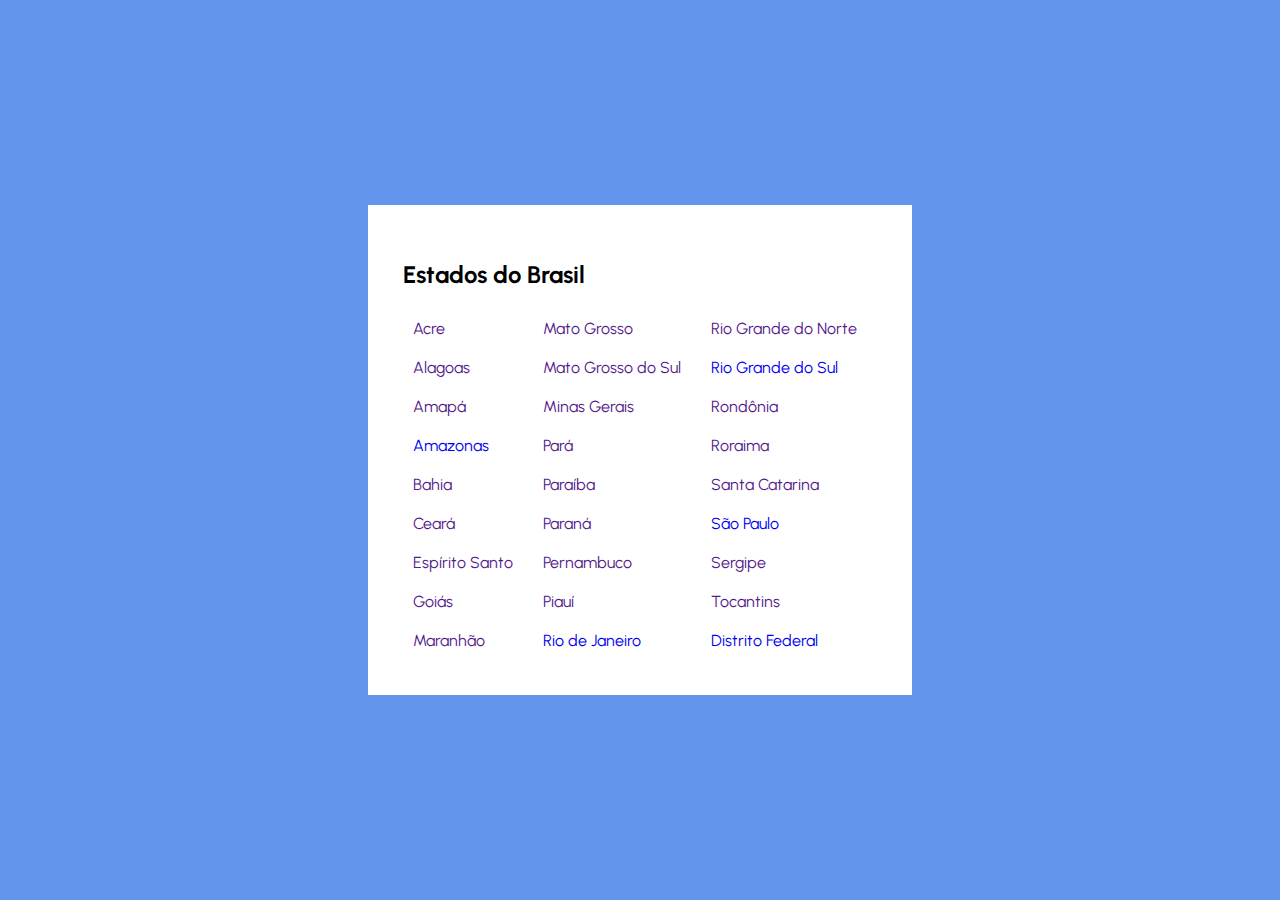
<file: index.html>
<html>

    <head>
        <title> Estados do Brasil </title>
        <meta charset="utf-8">
        <link rel="stylesheet" href="css/estilo_01.css">
    </head>

    <body>
        <div class="main">
            
            <div class="container">
                
                <div class="c-box">
                    <h2> Estados do Brasil </h2>
                </div>
                
                <div class="c-box">
                    <div class="box">
                        <ul>
                            <li> <a href=""> Acre </a> </li>
                            <li> <a href=""> Alagoas </a> </li>
                            <li> <a href=""> Amapá </a> </li>
                            <li> <a href="page_am.html"> Amazonas </a> </li>
                            <li> <a href=""> Bahia </a> </li>
                            <li> <a href=""> Ceará </a> </li>
                            <li> <a href=""> Espírito Santo </a> </li>
                            <li> <a href=""> Goiás </a> </li>
                            <li> <a href=""> Maranhão </a> </li>
                        </ul>
                    </div>
    
                    <div class="box">
                        <ul>
                            <li> <a href=""> Mato Grosso </a> </li>
                            <li> <a href=""> Mato Grosso do Sul </a> </li>
                            <li> <a href=""> Minas Gerais </a> </li>
                            <li> <a href=""> Pará </a> </li>
                            <li> <a href=""> Paraíba </a> </li>
                            <li> <a href=""> Paraná </a> </li>
                            <li> <a href=""> Pernambuco </a> </li>
                            <li> <a href=""> Piauí </a> </li>
                            <li> <a href="page_rj.html"> Rio de Janeiro </a> </li>
                        </ul>
                    </div>
    
                    <div class="box">
                        <ul>
                            <li> <a href=""> Rio Grande do Norte </a> </li>
                            <li> <a href="page_rs.html"> Rio Grande do Sul </a> </li>
                            <li> <a href=""> Rondônia </a> </li>
                            <li> <a href=""> Roraima </a> </li>
                            <li> <a href=""> Santa Catarina </a> </li>
                            <li> <a href="page_sp.html"> São Paulo </a> </li>
                            <li> <a href=""> Sergipe </a> </li>
                            <li> <a href=""> Tocantins </a> </li>
                            <li> <a href="page_df.html"> Distrito Federal </a> </li>
                        </ul>
                    </div>
                </div>
                
            </div>
        </div>
    </body>

</html>
</file>
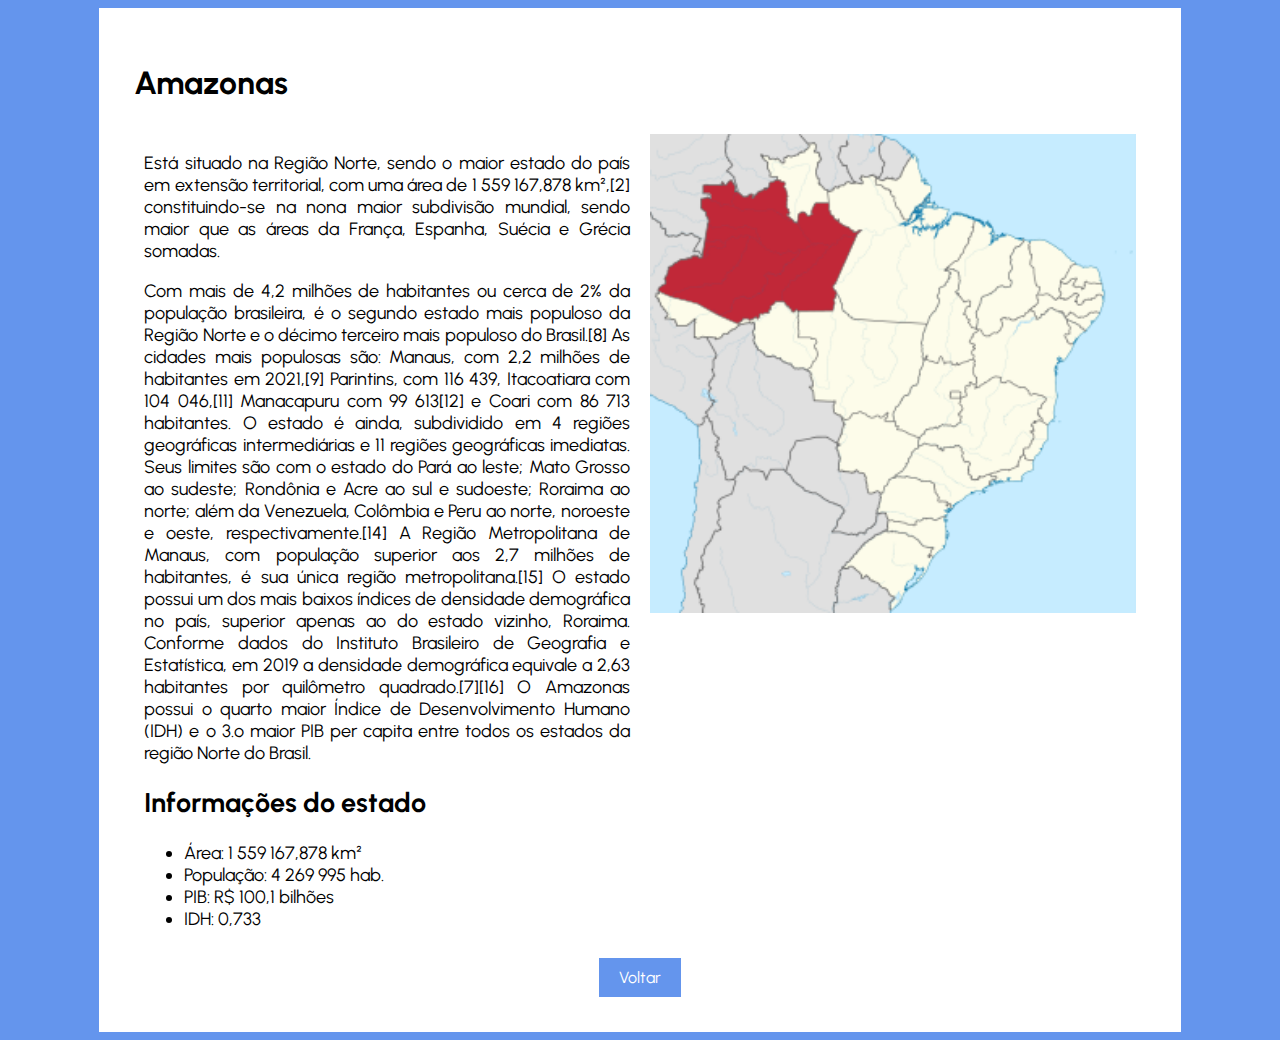
<file: page_am.html>
<html>

    <head>
        <title>Amazonas</title>
        <meta charset="utf-8">
        <link rel="stylesheet" href="css/estilo_02.css">
    </head>

    <body>
        <div class="container">
            <div class="c-box">
                <h1> Amazonas </h1>
            </div>

            <div class="c-box">
                <div class="box">
                    <p>
                        Está situado na Região Norte, sendo o maior estado do país em 
                        extensão territorial, com uma área de 1 559 167,878 km²,[2] 
                        constituindo-se na nona maior subdivisão mundial, sendo maior 
                        que as áreas da França, Espanha, Suécia e Grécia somadas.
                    </p>

                    <p>
                        Com mais de 4,2 milhões de habitantes ou cerca de 2% da população 
                        brasileira, é o segundo estado mais populoso da Região Norte e o 
                        décimo terceiro mais populoso do Brasil.[8] As cidades mais populosas 
                        são: Manaus, com 2,2 milhões de habitantes em 2021,[9] Parintins, com 116 439,
                        Itacoatiara com 104 046,[11] Manacapuru com 99 613[12] e Coari com 86 713 habitantes.
                        O estado é ainda, subdividido em 4 regiões geográficas intermediárias e 11 regiões 
                        geográficas imediatas. Seus limites são com o estado do Pará ao leste; Mato Grosso ao sudeste; 
                        Rondônia e Acre ao sul e sudoeste; Roraima ao norte; além da Venezuela, Colômbia e Peru ao norte, 
                        noroeste e oeste, respectivamente.[14] A Região Metropolitana de Manaus, com população superior 
                        aos 2,7 milhões de habitantes, é sua única região metropolitana.[15] O estado possui um dos mais 
                        baixos índices de densidade demográfica no país, superior apenas ao do estado vizinho, Roraima. 
                        Conforme dados do Instituto Brasileiro de Geografia e Estatística, em 2019 a densidade demográfica 
                        equivale a 2,63 habitantes por quilômetro quadrado.[7][16] O Amazonas possui o quarto maior Índice 
                        de Desenvolvimento Humano (IDH) e o 3.º maior PIB per capita entre todos os estados da região Norte do Brasil.
                    </p>

                    <h2> Informações do estado </h2>

                    <ul>
                        <li>Área: 1 559 167,878 km²</li>
                        <li>População: 4 269 995 hab.</li>
                        <li>PIB: R$ 100,1 bilhões </li>
                        <li>IDH: 0,733</li>
                    </ul>
                </div>

                <div class="box">
                    <img src="img/mapa_am.png" width="100%">
                </div>
            </div>

            <div class="c-box">
                <a class="btt_voltar" href="index.html"> Voltar </a>
            </div>
        </div>
    </body>

</html>
</file>
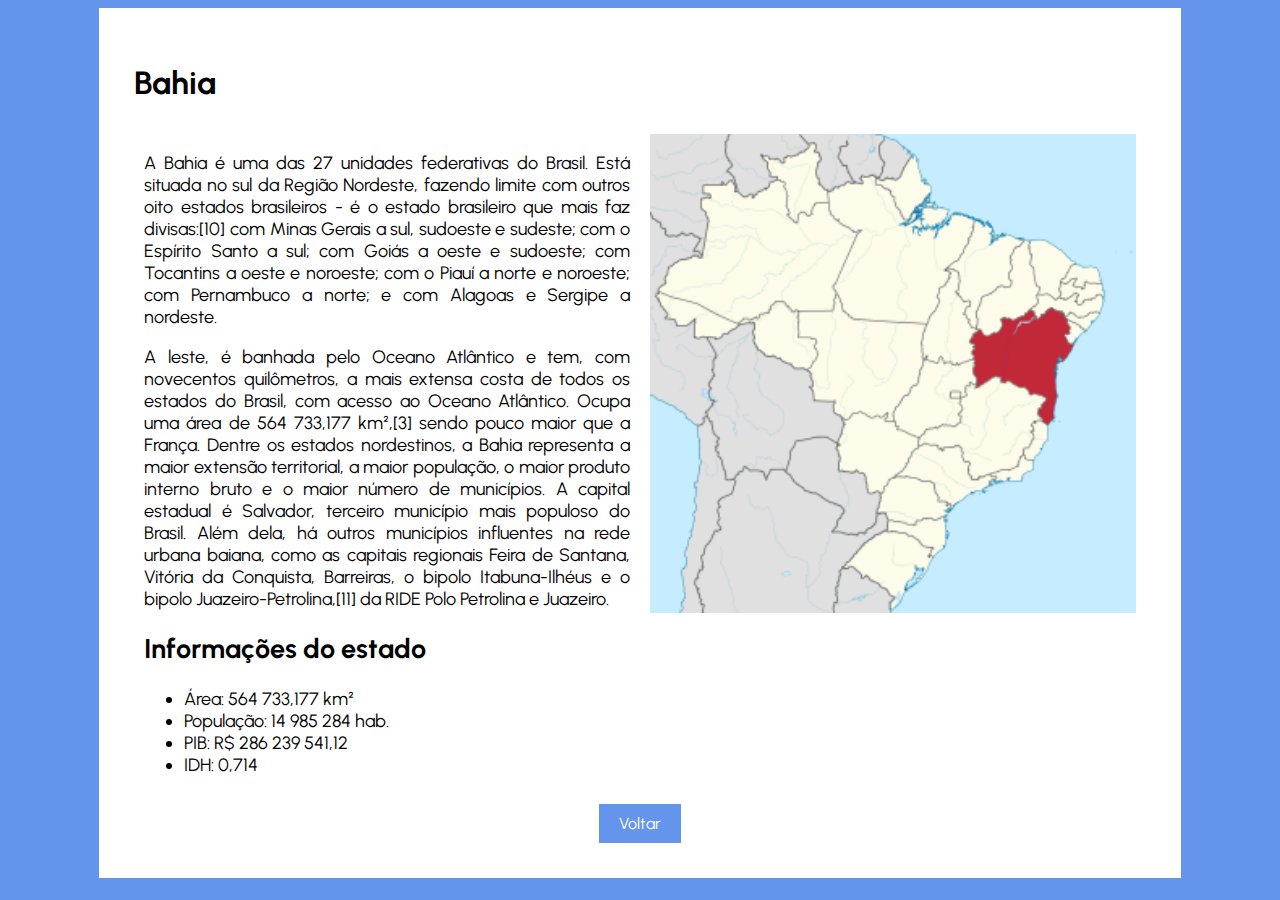
<file: page_ba.html>
<html>

    <head>
        <title>Bahia</title>
        <meta charset="utf-8">
        <link rel="stylesheet" href="css/estilo_02.css">
    </head>

    <body>
        <div class="container">
            <div class="c-box">
                <h1> Bahia </h1>
            </div>

            <div class="c-box">
                <div class="box">
                    <p>
                        A Bahia é uma das 27 unidades federativas do Brasil.
                        Está situada no sul da Região Nordeste, fazendo limite
                        com outros oito estados brasileiros - é o estado brasileiro
                        que mais faz divisas:[10] com Minas Gerais a sul, sudoeste
                        e sudeste; com o Espírito Santo a sul; com Goiás a oeste e
                        sudoeste; com Tocantins a oeste e noroeste; com o Piauí a
                        norte e noroeste; com Pernambuco a norte; e com Alagoas e
                        Sergipe a nordeste.
                    </p>

                    <p>
                        A leste, é banhada pelo Oceano Atlântico e tem, com novecentos
                        quilômetros, a mais extensa costa de todos os estados do Brasil,
                        com acesso ao Oceano Atlântico. Ocupa uma área de 564 733,177 km²,[3]
                        sendo pouco maior que a França. Dentre os estados nordestinos, a Bahia
                        representa a maior extensão territorial, a maior população, o maior
                        produto interno bruto e o maior número de municípios. A capital estadual
                        é Salvador, terceiro município mais populoso do Brasil. Além dela, há
                        outros municípios influentes na rede urbana baiana, como as capitais
                        regionais Feira de Santana, Vitória da Conquista, Barreiras, o bipolo
                        Itabuna-Ilhéus e o bipolo Juazeiro-Petrolina,[11] da RIDE Polo Petrolina e Juazeiro.
                    </p>

                    <h2> Informações do estado </h2>

                    <ul>
                        <li>Área: 564 733,177 km²</li>
                        <li>População: 14 985 284 hab.</li>
                        <li>PIB: R$ 286 239 541,12 </li>
                        <li>IDH: 0,714</li>
                    </ul>
                </div>

                <div class="box">
                    <img src="img/mapa_ba.png" width="100%">
                </div>
            </div>

            <div class="c-box">
                <a class="btt_voltar" href="index.html"> Voltar </a>
            </div>
        </div>
    </body>

</html>
</file>
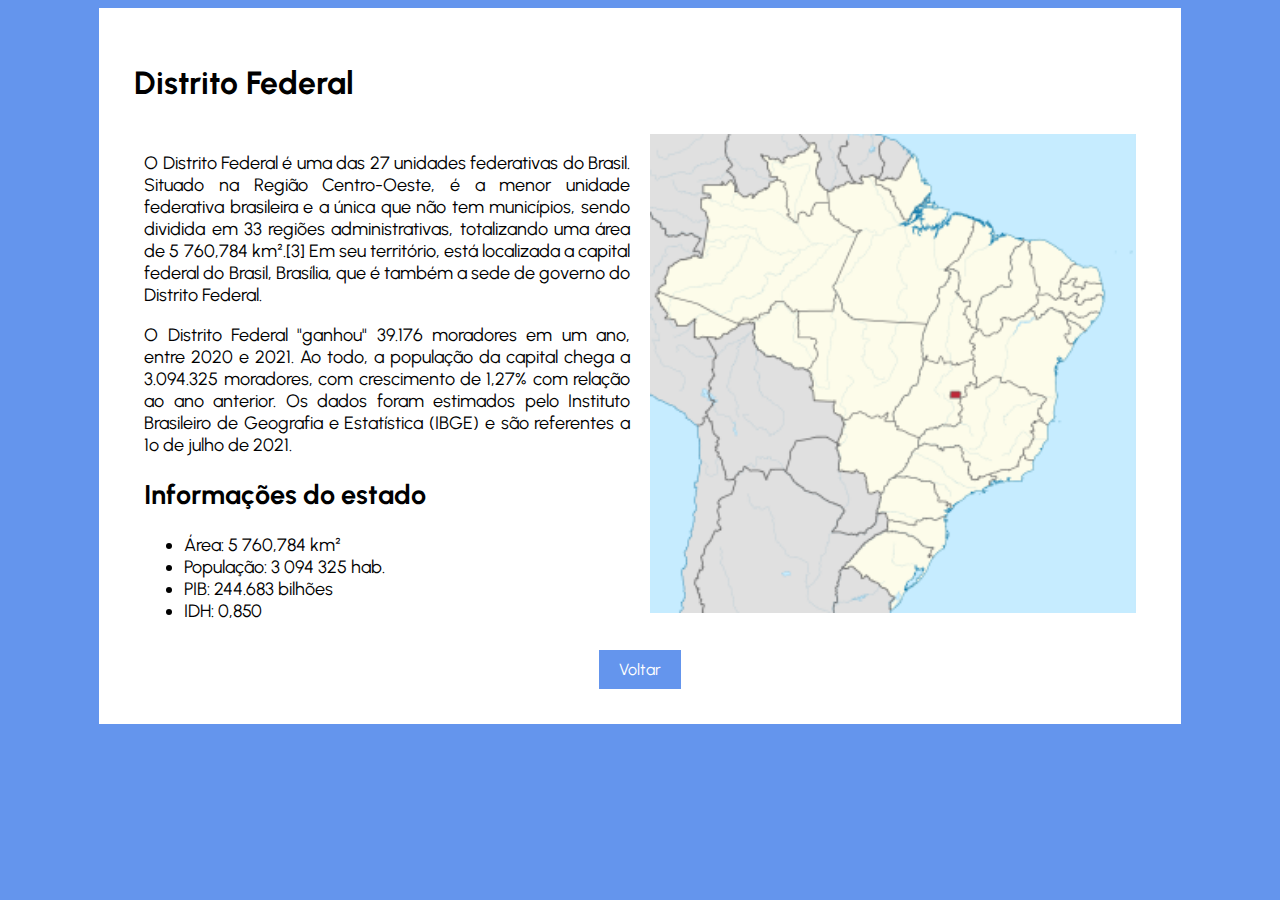
<file: page_df.html>
<html>

    <head>
        <title>Distrito Federal</title>
        <meta charset="utf-8">
        <link rel="stylesheet" href="css/estilo_02.css">
    </head>

    <body>
        <div class="container">
            <div class="c-box">
                <h1> Distrito Federal </h1>
            </div>

            <div class="c-box">
                <div class="box">
                    <p>
                        O Distrito Federal é uma das 27 unidades federativas do Brasil. Situado na Região
                         Centro-Oeste, é a menor unidade federativa brasileira e a única que não tem municípios, 
                         sendo dividida em 33 regiões administrativas, totalizando uma área de 5 760,784 km².[3] 
                         Em seu território, está localizada a capital federal do Brasil, Brasília, que é também 
                         a sede de governo do Distrito Federal.
                    </p>

                    <p>
                        O Distrito Federal "ganhou" 39.176 moradores em um ano, entre 2020 e 2021.
                         Ao todo, a população da capital chega a 3.094.325 moradores, com crescimento
                          de 1,27% com relação ao ano anterior. Os dados foram estimados pelo Instituto Brasileiro de
                         Geografia e Estatística (IBGE) e são referentes a 1º de julho de 2021.
                    </p>

                    <h2> Informações do estado </h2>

                    <ul>
                        <li>Área: 5 760,784 km²</li>
                        <li>População: 3 094 325 hab.</li>
                        <li>PIB: 244.683 bilhões </li>
                        <li>IDH: 0,850</li>
                    </ul>
                </div>

                <div class="box">
                    <img src="img/mapa_df.png" width="100%">
                </div>
            </div>

            <div class="c-box">
                <a class="btt_voltar" href="index.html"> Voltar </a>
            </div>
        </div>
    </body>

</html>
</file>
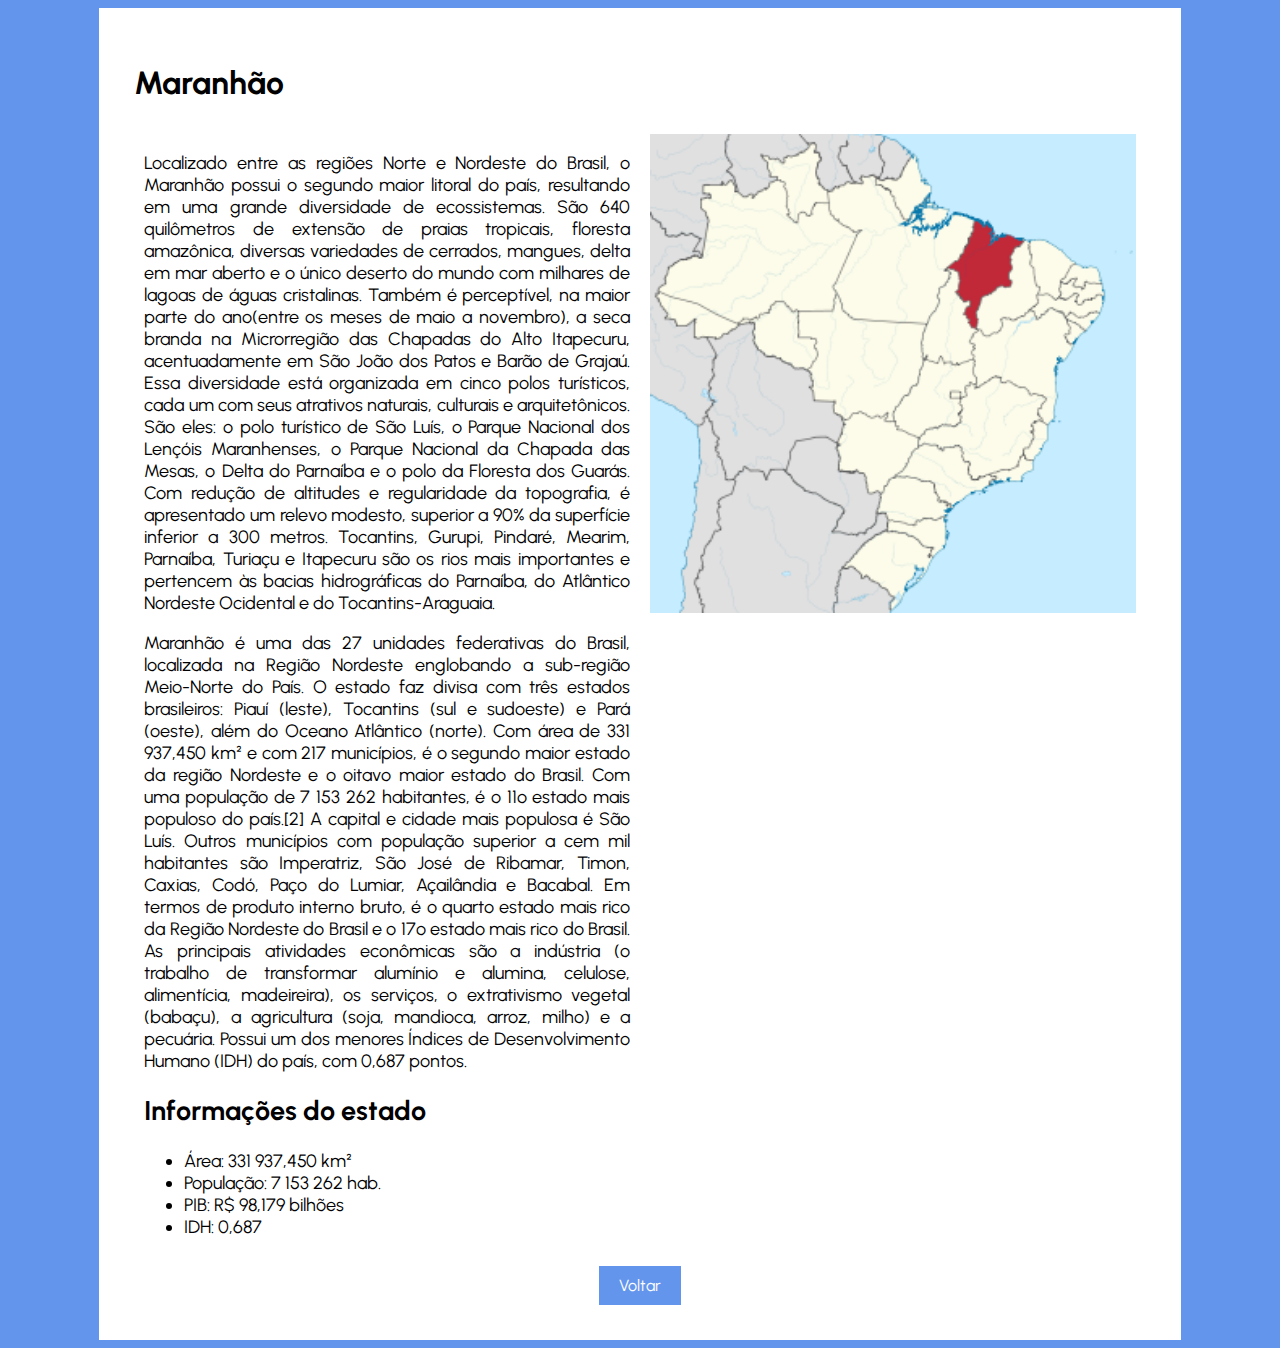
<file: page_ma.html>
<html>

    <head>
        <title>São Paulo</title>
        <meta charset="utf-8">
        <link rel="stylesheet" href="css/estilo_02.css">
    </head>

    <body>
        <div class="container">
            <div class="c-box">
                <h1> Maranhão </h1>
            </div>

            <div class="c-box">
                <div class="box">
                    <p>
                        
                        Localizado entre as regiões Norte e Nordeste do Brasil, o Maranhão possui
                        o segundo maior litoral do país, resultando em uma grande diversidade de
                        ecossistemas. São 640 quilômetros de extensão de praias tropicais, floresta
                        amazônica, diversas variedades de cerrados, mangues, delta em mar aberto e o
                        único deserto do mundo com milhares de lagoas de águas cristalinas. Também é
                        perceptível, na maior parte do ano(entre os meses de maio a novembro), a seca
                        branda na Microrregião das Chapadas do Alto Itapecuru, acentuadamente em São
                        João dos Patos e Barão de Grajaú. Essa diversidade está organizada em cinco
                        polos turísticos, cada um com seus atrativos naturais, culturais e arquitetônicos.
                        São eles: o polo turístico de São Luís, o Parque Nacional dos Lençóis Maranhenses,
                        o Parque Nacional da Chapada das Mesas, o Delta do Parnaíba e o polo da Floresta
                        dos Guarás. Com redução de altitudes e regularidade da topografia, é apresentado
                        um relevo modesto, superior a 90% da superfície inferior a 300 metros. Tocantins,
                        Gurupi, Pindaré, Mearim, Parnaíba, Turiaçu e Itapecuru são os rios mais importantes 
                        e pertencem às bacias hidrográficas do Parnaíba, do Atlântico Nordeste Ocidental e 
                        do Tocantins-Araguaia.
                       
                    </p>

                    <p>
                        Maranhão é uma das 27 unidades federativas do Brasil, localizada na Região Nordeste 
                        englobando a sub-região Meio-Norte do País. O estado faz divisa com três estados 
                        brasileiros: Piauí (leste), Tocantins (sul e sudoeste) e Pará (oeste), além do 
                        Oceano Atlântico (norte). Com área de 331 937,450 km² e com 217 municípios, é o 
                        segundo maior estado da região Nordeste e o oitavo maior estado do Brasil. Com uma 
                        população de 7 153 262 habitantes, é o 11º estado mais populoso do país.[2] A capital 
                        e cidade mais populosa é São Luís. Outros municípios com população superior a cem mil 
                        habitantes são Imperatriz, São José de Ribamar, Timon, Caxias, Codó, Paço do Lumiar, 
                        Açailândia e Bacabal. Em termos de produto interno bruto, é o quarto estado mais rico 
                        da Região Nordeste do Brasil e o 17º estado mais rico do Brasil. As principais atividades 
                        econômicas são a indústria (o trabalho de transformar alumínio e alumina, celulose, 
                        alimentícia, madeireira), os serviços, o extrativismo vegetal (babaçu), a agricultura 
                        (soja, mandioca, arroz, milho) e a pecuária. Possui um dos menores Índices de Desenvolvimento 
                        Humano (IDH) do país, com 0,687 pontos.
                    </p>

                    <h2> Informações do estado </h2>

                    <ul>
                        <li>Área: 331 937,450 km² </li>
                        <li>População: 7 153 262 hab. </li>
                        <li>PIB: R$ 98,179 bilhões  </li>
                        <li>IDH: 0,687 </li>
                    </ul>
                </div>

                <div class="box">
                    <img src="img/mapa_ma.png" width="100%">
                </div>
            </div>

            <div class="c-box">
                <a class="btt_voltar" href="index.html"> Voltar </a>
            </div>
        </div>
    </body>

</html>
</file>
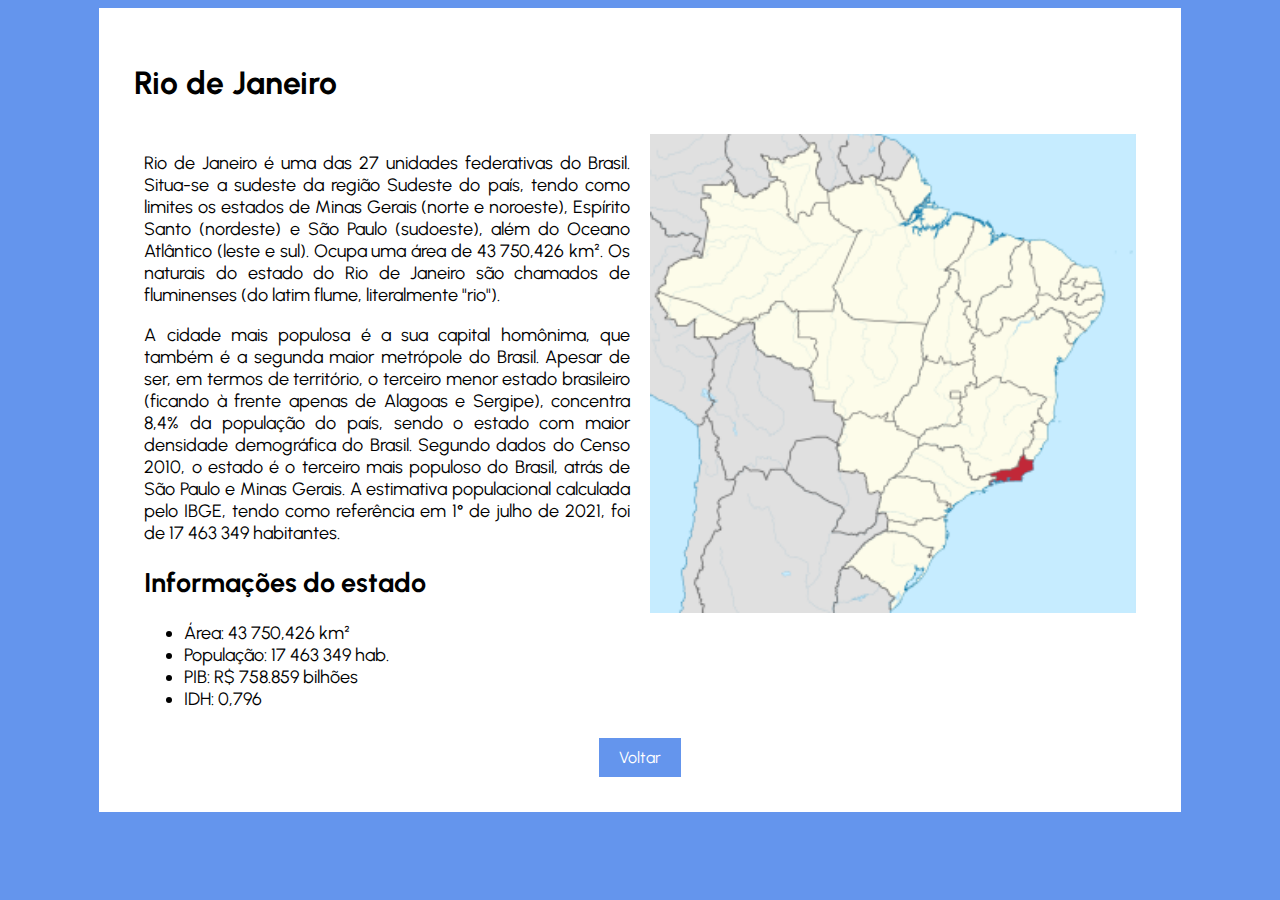
<file: page_rj.html>
<html>

    <head>
        <title>São Paulo</title>
        <meta charset="utf-8">
        <link rel="stylesheet" href="css/estilo_02.css">
    </head>

    <body>
        <div class="container">
            <div class="c-box">
                <h1> Rio de Janeiro </h1>
            </div>

            <div class="c-box">
                <div class="box">
                    <p>
                        Rio de Janeiro é uma das 27 unidades federativas do Brasil.
                        Situa-se a sudeste da região Sudeste do país, tendo como limites
                        os estados de Minas Gerais (norte e noroeste), Espírito Santo
                        (nordeste) e São Paulo (sudoeste), além do Oceano Atlântico
                        (leste e sul). Ocupa uma área de 43 750,426 km². Os naturais do
                        estado do Rio de Janeiro são chamados de fluminenses (do latim flume,
                        literalmente "rio").
                    </p>

                    <p>
                        A cidade mais populosa é a sua capital homônima, que também é a
                        segunda maior metrópole do Brasil. Apesar de ser, em termos de
                        território, o terceiro menor estado brasileiro (ficando à frente
                        apenas de Alagoas e Sergipe), concentra 8,4% da população do país,
                        sendo o estado com maior densidade demográfica do Brasil. Segundo
                        dados do Censo 2010, o estado é o terceiro mais populoso do Brasil,
                        atrás de São Paulo e Minas Gerais. A estimativa populacional calculada
                        pelo IBGE, tendo como referência em 1° de julho de 2021, foi de 17 463
                        349 habitantes.
                    </p>

                    <h2> Informações do estado </h2>

                    <ul>
                        <li>Área: 43 750,426 km²</li>
                        <li>População: 17 463 349 hab.</li>
                        <li>PIB: R$ 758.859 bilhões</li>
                        <li>IDH: 0,796</li>
                    </ul>
                </div>

                <div class="box">
                    <img src="img/mapa_rj.png" width="100%">
                </div>
            </div>

            <div class="c-box">
                <a class="btt_voltar" href="index.html"> Voltar </a>
            </div>
        </div>
    </body>

</html>
</file>
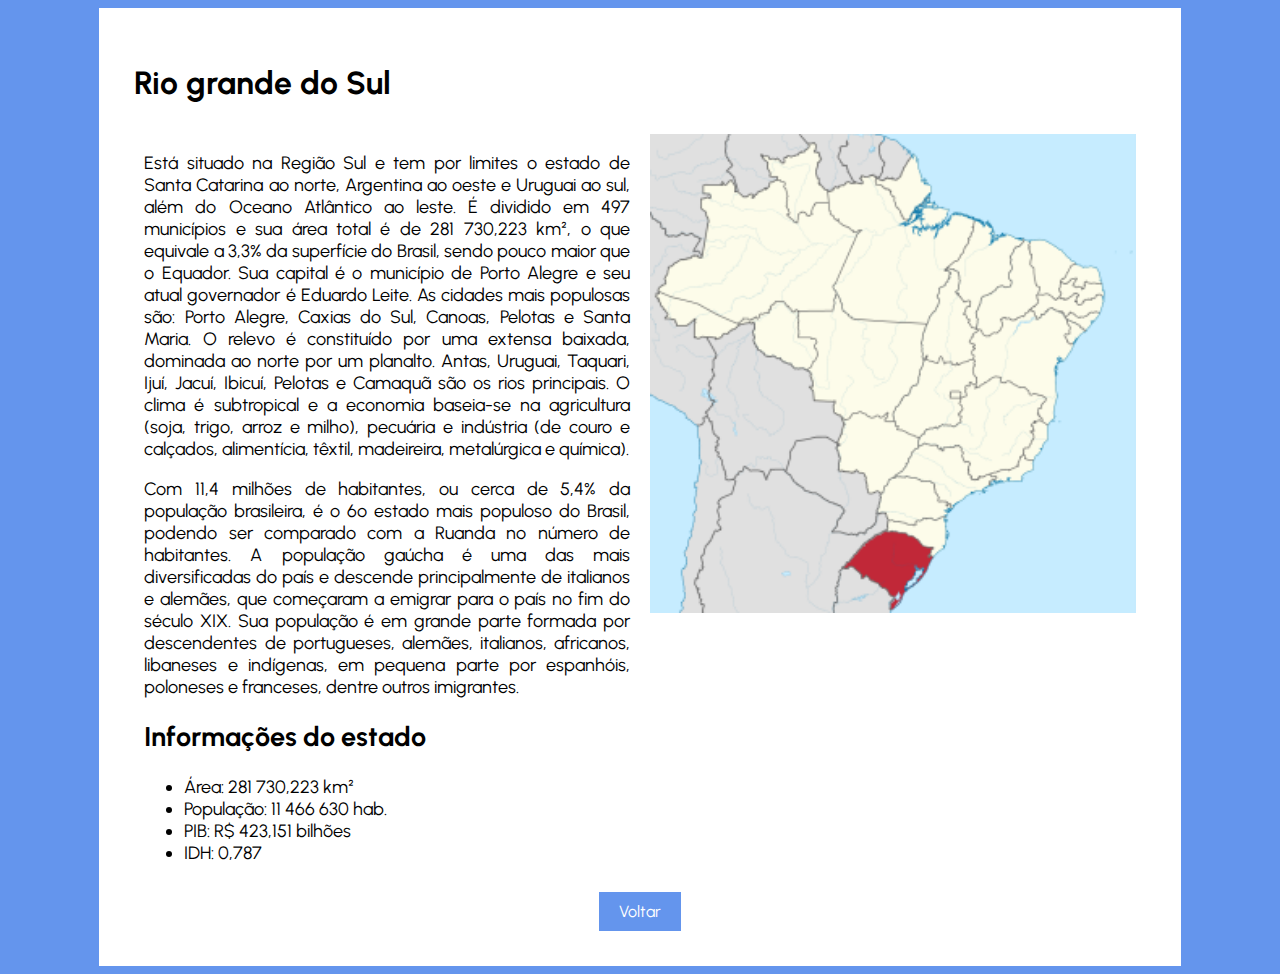
<file: page_rs.html>
<html>

    <head>
        <title>Rio Grande do Sul</title>
        <meta charset="utf-8">
        <link rel="stylesheet" href="css/estilo_02.css">
    </head>

    <body>
        <div class="container">
            <div class="c-box">
                <h1> Rio grande do Sul </h1>
            </div>

            <div class="c-box">
                <div class="box">
                    <p>
                        Está situado na Região Sul e tem por limites o estado de Santa Catarina ao norte, Argentina 
                        ao oeste e Uruguai ao sul, além do Oceano Atlântico ao leste. É dividido em 497 municípios
                        e sua área total é de 281 730,223 km², o que equivale a 3,3% da superfície do Brasil, sendo
                        pouco maior que o Equador. Sua capital é o município de Porto Alegre e seu atual 
                        governador é Eduardo Leite. As cidades mais populosas são: Porto Alegre, Caxias do Sul,
                        Canoas, Pelotas e Santa Maria. O relevo é constituído por uma extensa baixada, dominada 
                        ao norte por um planalto. Antas, Uruguai, Taquari, Ijuí, Jacuí, Ibicuí, Pelotas e Camaquã 
                        são os rios principais. O clima é subtropical e a economia baseia-se na agricultura (soja, 
                        trigo, arroz e milho), pecuária e indústria (de couro e calçados, alimentícia, têxtil, 
                        madeireira, metalúrgica e química).
                    </p>

                    <p>
                        Com 11,4 milhões de habitantes, ou cerca de 5,4% da população brasileira, é o 6º estado mais 
                        populoso do Brasil, podendo ser comparado com a Ruanda no número de habitantes. A população 
                        gaúcha é uma das mais diversificadas do país e descende principalmente de italianos e alemães,
                        que começaram a emigrar para o país no fim do século XIX. Sua população é em grande parte 
                        formada por descendentes de portugueses, alemães, italianos, africanos, libaneses e indígenas,
                        em pequena parte por espanhóis, poloneses e franceses, dentre outros imigrantes.
                    </p>

                    <h2> Informações do estado </h2>

                    <ul>
                        <li>Área: 281 730,223 km²</li>
                        <li>População: 11 466 630 hab.</li>
                        <li>PIB: R$ 423,151 bilhões </li>
                        <li>IDH: 0,787</li>
                    </ul>
                </div>

                <div class="box">
                    <img src="img/mapa_rs.png" width="100%">
                </div>
            </div>

            <div class="c-box">
                <a class="btt_voltar" href="index.html"> Voltar </a>
            </div>
        </div>
    </body>

</html>
</file>
<file: css/estilo_01.css>
@import url('https://fonts.googleapis.com/css2?family=Urbanist:wght@200&display=swap');

body{
    font-family: 'Urbanist', sans-serif;
    background-color: cornflowerblue;
    padding: 0px;
    margin: 0px;
}

.main{
    display: flex;
    height: 100%;
}

.container{
    margin: auto;
    width: max-content;
    background-color: white;
    padding: 35px;
}

.c-box{
    display: flex;
}

h2{
    text-align: center;
}

ul{
    list-style-type: none;
    padding: 0px;
    margin: 0px;
}

li{
    padding: 10px 20px 10px 10px;
}

a{
    text-decoration: none;
}

li:hover{
    background-color: lightblue;
    color: white;
}
</file>
<file: css/estilo_02.css>
@import url('https://fonts.googleapis.com/css2?family=Urbanist:wght@200&display=swap');

body{
    font-family: 'Urbanist', sans-serif;
    background-color: cornflowerblue;
}

.container{
    margin: auto;
    width: 80%;
    height: max-content;
    background-color: white;
    padding: 35px;
}

.c-box{
    display: flex;
}

.box{
    width: 50%;
    font-size: 18px;
    text-align: justify;
    padding: 10px;
}

.btt_voltar{
    margin: auto;
    text-align: center;
    text-decoration: none;
    background-color: cornflowerblue;
    color: white;
    padding: 10px 20px;
}

.btt_voltar:hover{
    background-color: lightblue;
    transition: 0.5s;
}
</file>
